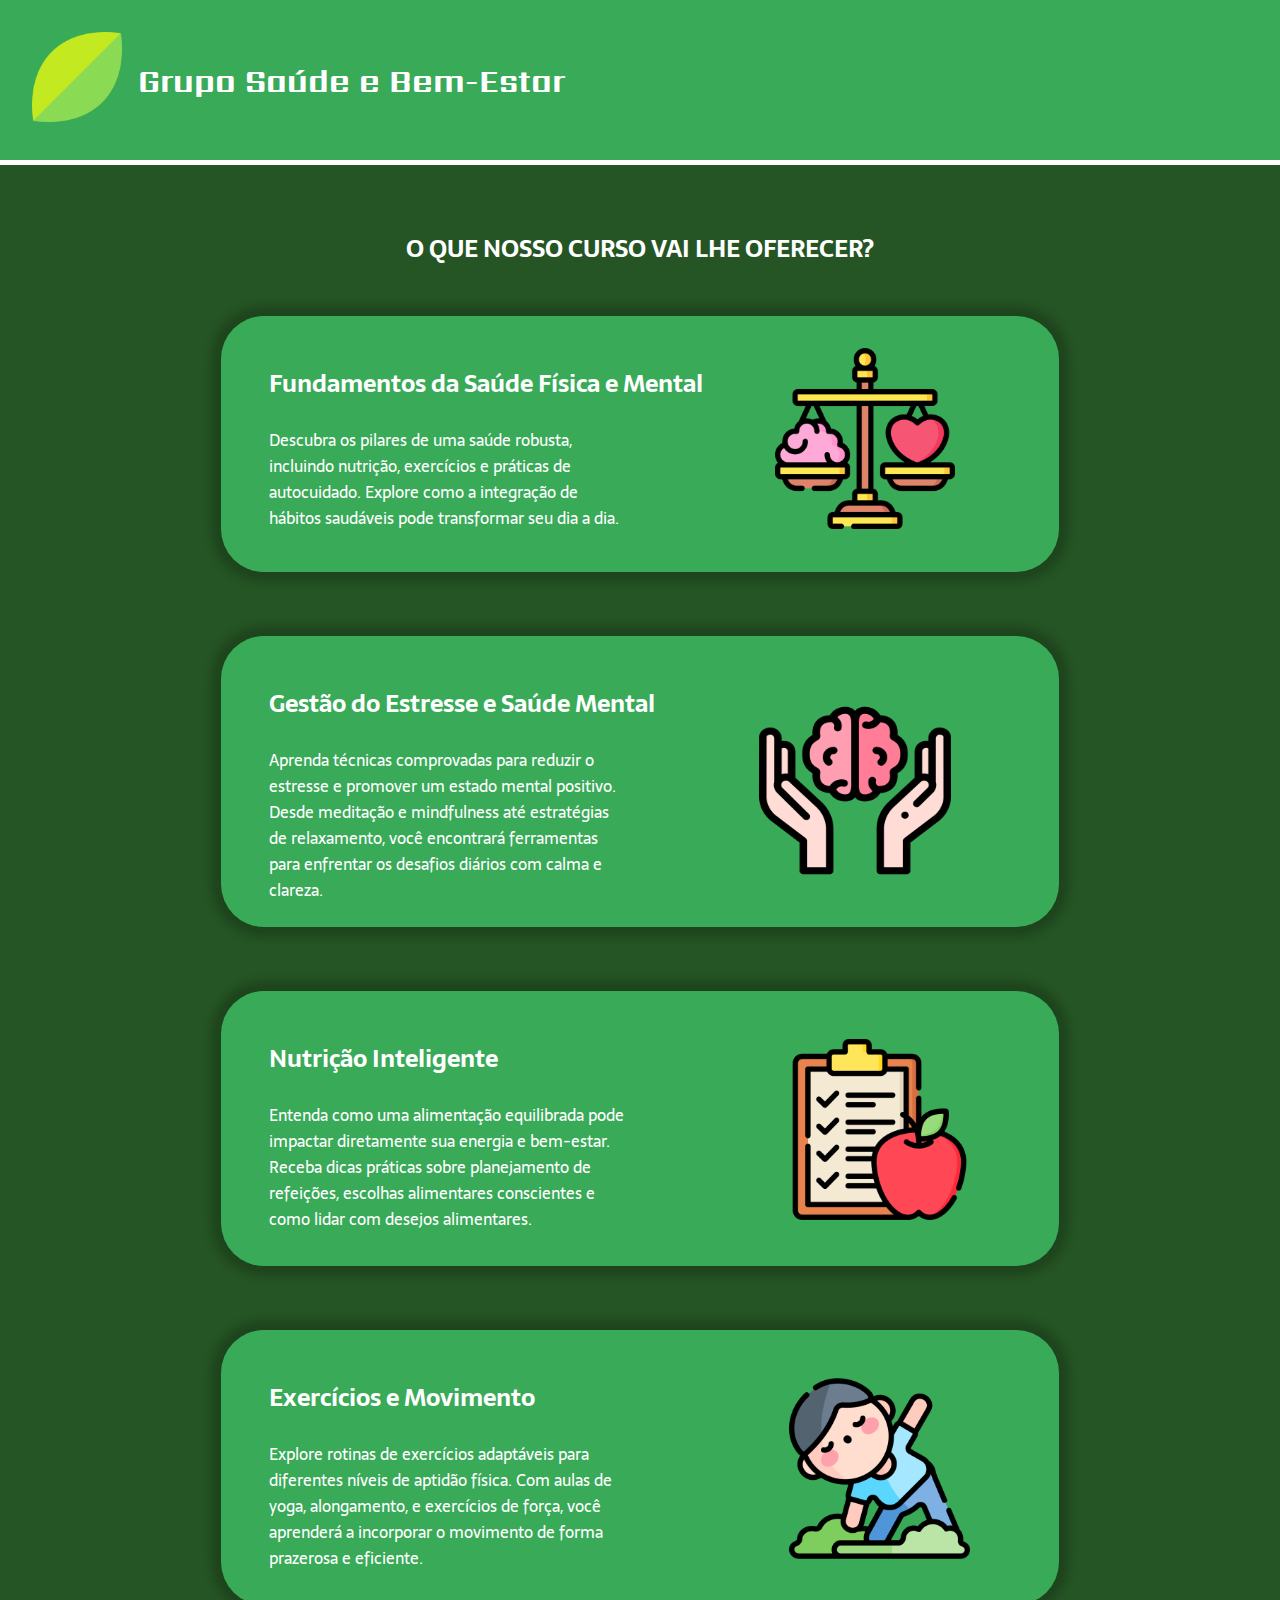
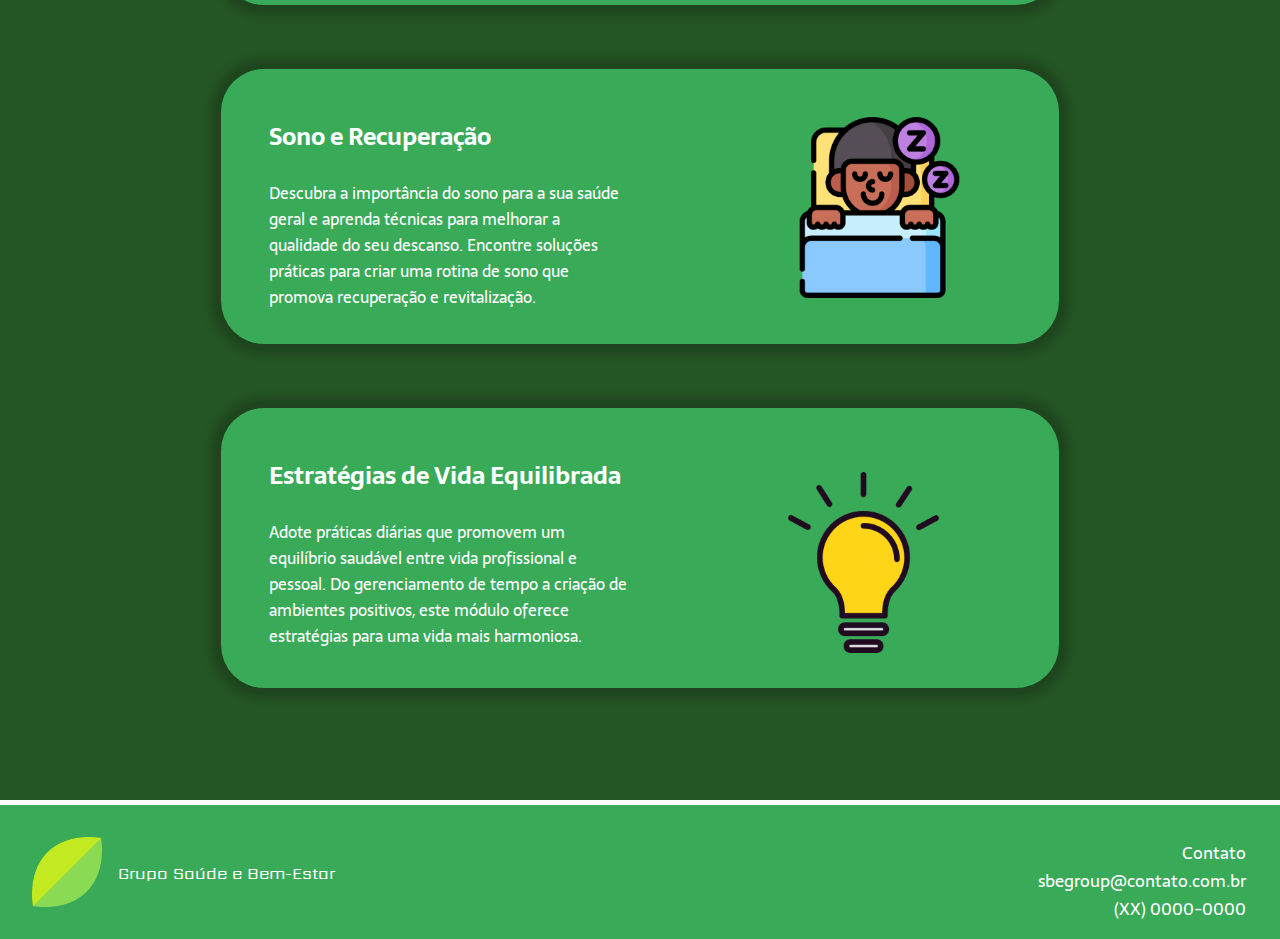
<file: page2.html>
<!DOCTYPE html>
<html lang="en">
<head>
    <link rel="preconnect" href="https://fonts.googleapis.com">
    <link rel="preconnect" href="https://fonts.gstatic.com" crossorigin>
    <link href="https://fonts.googleapis.com/css2?family=Sarala:wght@400;700&display=swap" rel="stylesheet">
    <link rel="preconnect" href="https://fonts.googleapis.com">
    <link rel="preconnect" href="https://fonts.gstatic.com" crossorigin>
    <link href="https://fonts.googleapis.com/css2?family=Sarpanch:wght@400;500;600;700;800;900&display=swap" rel="stylesheet">
    <meta charset="UTF-8">
    <meta name="viewport" content="width=device-width, initial-scale=1.0">
    <link rel="stylesheet" href="main.css">
    <link rel="stylesheet" href="mobile.css">
    <title>PAGE 2</title>
</head>
<body>
    <header>
        <a href="index.html"><div id="logo_header"></div></a>
        <h1>Grupo Saúde e Bem-Estar</h1>
    </header>
    <main>
        <section id="main_sec_page2">
            <h2 id="titulo_sec_page2">O QUE NOSSO CURSO VAI LHE OFERECER?</h2>
            <section id="sessao1">
                <div class="texto_section">
                    <h2 class="titulo_section">Fundamentos da Saúde Física e Mental</h2>
                    <p class="texto_page2">Descubra os pilares de uma saúde robusta, incluindo nutrição, exercícios e práticas de autocuidado. Explore como a integração de hábitos saudáveis pode transformar seu dia a dia.</p>
                </div>
                <figure id="balanca">
                    <img src = "balanca.png" width = 180 height = 181>
                </figure>
            </section>
            <section id="sessao2">
                <div class="texto_section">
                    <h2 class="titulo_section">Gestão do Estresse e Saúde Mental</h2>
                    <p class="texto_page2">Aprenda técnicas comprovadas para reduzir o estresse e promover um estado mental positivo. Desde meditação e mindfulness até estratégias de relaxamento, você encontrará ferramentas para enfrentar os desafios diários com calma e clareza.</p>
                </div>
                <figure id="saude-mental">
                    <img src = "saude-mental.png" width = 192 height = 181>
                </figure>
            </section>
            <section id="sessao3">
                <div class="texto_section">
                    <h2 class="titulo_section">Nutrição Inteligente</h2>
                    <p class="texto_page2">Entenda como uma alimentação equilibrada pode impactar diretamente sua energia e bem-estar. Receba dicas práticas sobre planejamento de refeições, escolhas alimentares conscientes e como lidar com desejos alimentares.</p>
                </div>
                <figure id="plano">
                    <img src = "plano.png" width = 181 height = 181>
                </figure>
            </section>
            <section id="sessao4">
                <div class="texto_section">
                    <h2 class="titulo_section">Exercícios e Movimento</h2>
                    <p class="texto_page2">Explore rotinas de exercícios adaptáveis para diferentes níveis de aptidão física. Com aulas de yoga, alongamento, e exercícios de força, você aprenderá a incorporar o movimento de forma prazerosa e eficiente.</p>
                </div>
                <figure id="ioga">
                    <img src = "ioga.png" width = 181 height = 181>
                </figure>
            </section>
            <section id="sessao5">
                <div class="texto_section">
                    <h2 class="titulo_section">Sono e Recuperação</h2>
                    <p class="texto_page2">Descubra a importância do sono para a sua saúde geral e aprenda técnicas para melhorar a qualidade do seu descanso. Encontre soluções práticas para criar uma rotina de sono que promova recuperação e revitalização.</p>
                </div>
                <figure id="sono">
                    <img src = "sono-suficiente.png" width = 181 height = 181>
                </figure>
            </section>
            <section id="sessao6">
                <div class="texto_section">
                    <h2 class="titulo_section">Estratégias de Vida Equilibrada</h2>
                    <p class="texto_page2">Adote práticas diárias que promovem um equilíbrio saudável entre vida profissional e pessoal. Do gerenciamento de tempo a criação de ambientes positivos, este módulo oferece estratégias para uma vida mais harmoniosa.</p>
                </div>
                <figure id="lampada">
                    <img src = "lampada.png" width = 181 height = 181>
                </figure>
            </section>
        </section>
    </main>
    <footer>
        <div>
            <div id="logo_footer"></div>
            <p id="nome_grupo">Grupo Saúde e Bem-Estar</p>
        </div>
        <p id="contato">
            Contato<br>sbegroup@contato.com.br<br>(XX) 0000-0000
        </p>
    </footer>
</body>
</html>
</file>
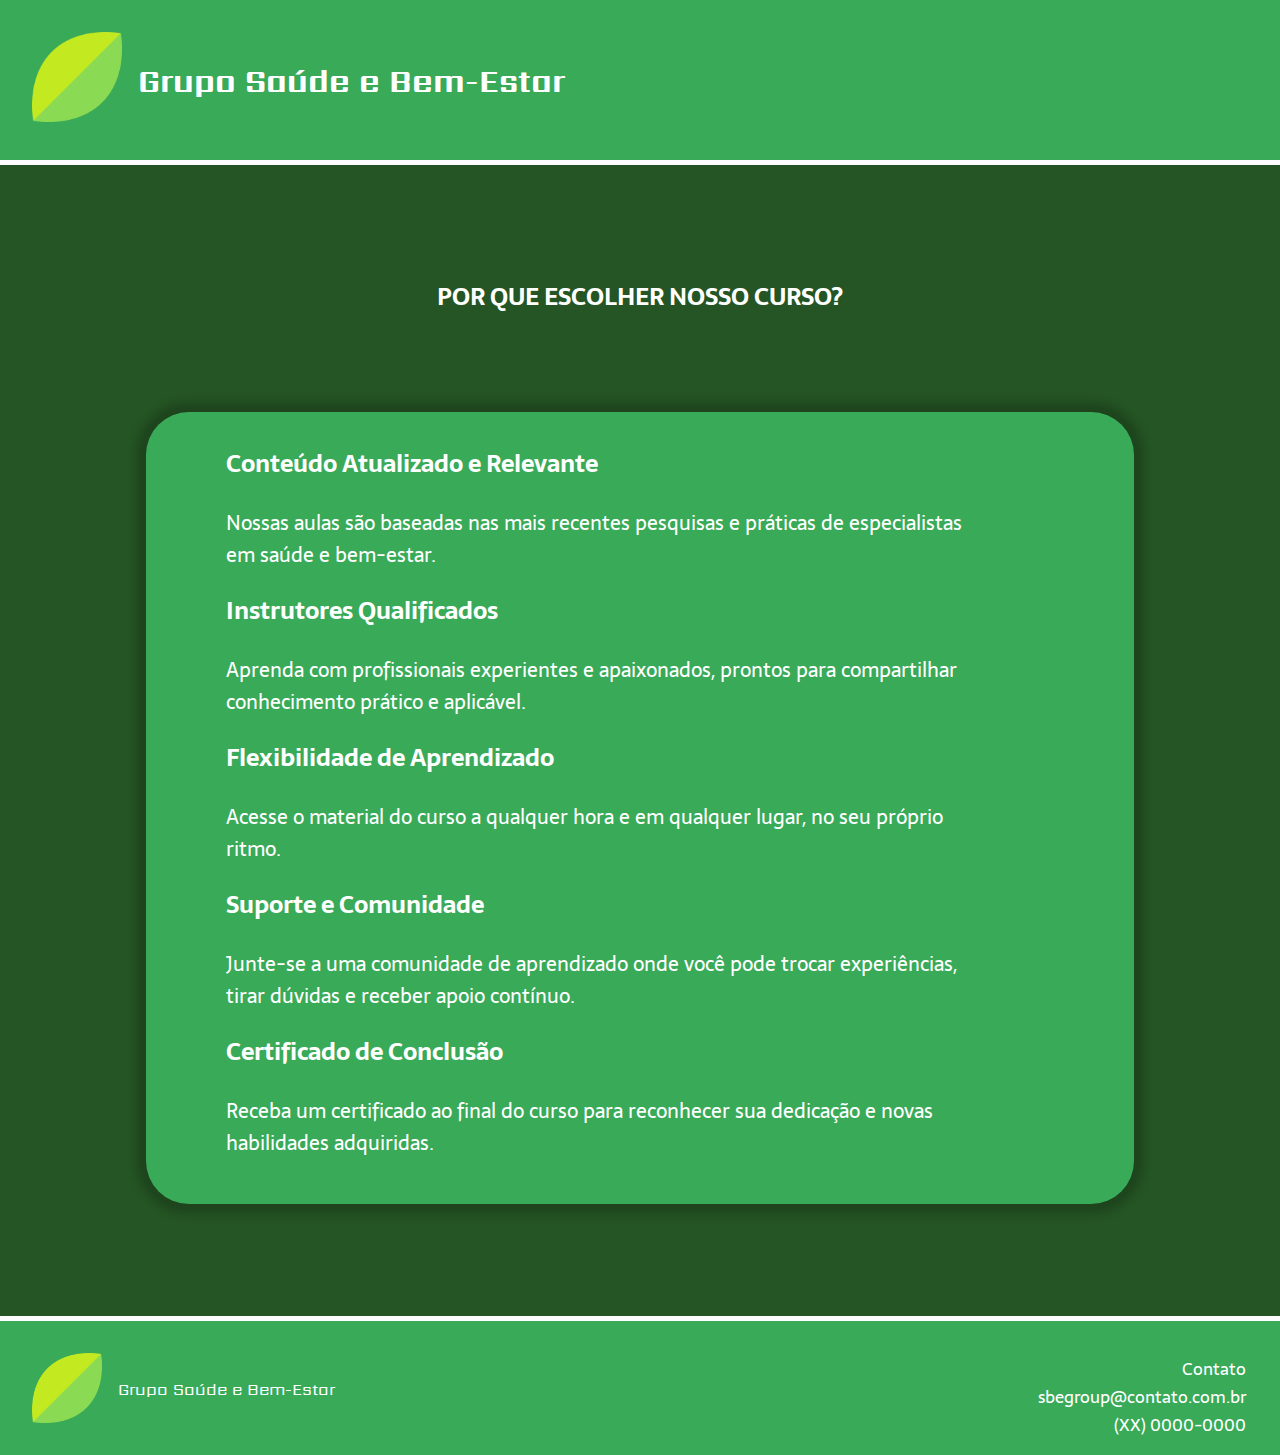
<file: page3.html>
<!DOCTYPE html>
<html lang="en">
<head>
    <link rel="preconnect" href="https://fonts.googleapis.com">
    <link rel="preconnect" href="https://fonts.gstatic.com" crossorigin>
    <link href="https://fonts.googleapis.com/css2?family=Sarala:wght@400;700&display=swap" rel="stylesheet">
    <link rel="preconnect" href="https://fonts.googleapis.com">
    <link rel="preconnect" href="https://fonts.gstatic.com" crossorigin>
    <link href="https://fonts.googleapis.com/css2?family=Sarpanch:wght@400;500;600;700;800;900&display=swap" rel="stylesheet">
    <meta charset="UTF-8">
    <meta name="viewport" content="width=device-width, initial-scale=1.0">
    <link rel="stylesheet" href="main.css">
    <link rel="stylesheet" href="mobile.css">
    <title>PAGE 3</title>
</head>
<body>
    <header>
        <a href="index.html"><div id="logo_header"></div></a>
        <h1>Grupo Saúde e Bem-Estar</h1>
    </header>
    <main>
        <section>
            <h2 id="titulo_sec_page3">POR QUE ESCOLHER NOSSO CURSO?</h2>
            <div id="container_page3">
                <section>
                    <h2>Conteúdo Atualizado e Relevante</h2>
                    <p>Nossas aulas são baseadas nas mais recentes pesquisas e práticas de especialistas em saúde e bem-estar.</p>
                    <h2>Instrutores Qualificados</h2>
                    <p>Aprenda com profissionais experientes e apaixonados, prontos para compartilhar conhecimento prático e aplicável.</p>
                    <h2>Flexibilidade de Aprendizado</h2>
                    <p>Acesse o material do curso a qualquer hora e em qualquer lugar, no seu próprio ritmo.</p>
                    <h2>Suporte e Comunidade</h2>
                    <p>Junte-se a uma comunidade de aprendizado onde você pode trocar experiências, tirar dúvidas e receber apoio contínuo.</p>
                    <h2>Certificado de Conclusão</h2>
                    <p>Receba um certificado ao final do curso para reconhecer sua dedicação e novas habilidades adquiridas.</p>
                </section>
            </div>
        </section>
    </main>
    <footer>
        <div>
            <div id="logo_footer"></div>
            <p id="nome_grupo">Grupo Saúde e Bem-Estar</p>
        </div>
        <p id="contato">
            Contato<br>sbegroup@contato.com.br<br>(XX) 0000-0000
        </p>
    </footer>
</body>
</html>
</file>
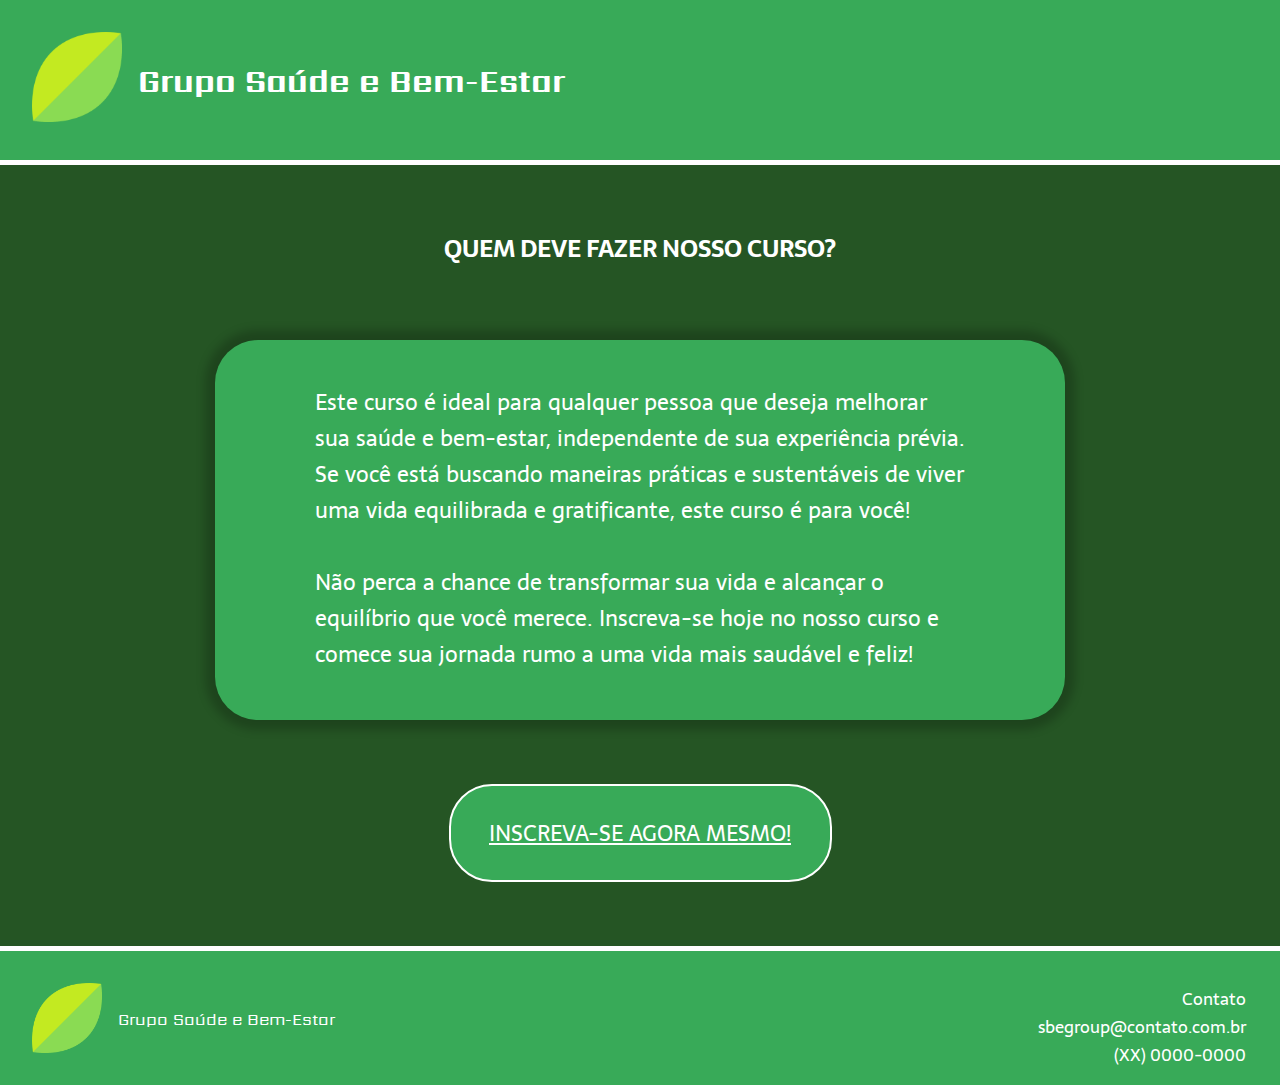
<file: page4.html>
<!DOCTYPE html>
<html lang="en">
<head>
    <link rel="preconnect" href="https://fonts.googleapis.com">
    <link rel="preconnect" href="https://fonts.gstatic.com" crossorigin>
    <link href="https://fonts.googleapis.com/css2?family=Sarala:wght@400;700&display=swap" rel="stylesheet">
    <link rel="preconnect" href="https://fonts.googleapis.com">
    <link rel="preconnect" href="https://fonts.gstatic.com" crossorigin>
    <link href="https://fonts.googleapis.com/css2?family=Sarpanch:wght@400;500;600;700;800;900&display=swap" rel="stylesheet">
    <meta charset="UTF-8">
    <meta name="viewport" content="width=device-width, initial-scale=1.0">
    <link rel="stylesheet" href="main.css">
    <link rel="stylesheet" href="mobile.css">
    <title>PAGE 4</title>
</head>
<body>
    <header>
        <a href="index.html"><div id="logo_header"></div></a>
        <h1>Grupo Saúde e Bem-Estar</h1>
    </header>
    <main>
        <h2 id="titulo_page4">QUEM DEVE FAZER NOSSO CURSO?</h2>
        <div id="container_page4">
            <p>Este curso é ideal para qualquer pessoa que deseja melhorar sua saúde e bem-estar, independente de sua experiência prévia. Se você está buscando maneiras práticas e sustentáveis de viver uma vida equilibrada e gratificante, este curso é para você!<br><br>
            Não perca a chance de transformar sua vida e alcançar o equilíbrio que você merece. Inscreva-se hoje no nosso curso e comece sua jornada rumo a uma vida mais saudável e feliz!</p>
        </div>
        <a href="page5.html"> 
            <div id="button_page4">
                <button><p>INSCREVA-SE AGORA MESMO!</p></button>
            </div>
        </a>
    </main>
    <footer>
        <div>
            <div id="logo_footer"></div>
            <p id="nome_grupo">Grupo Saúde e Bem-Estar</p>
        </div>
        <p id="contato">
            Contato<br>sbegroup@contato.com.br<br>(XX) 0000-0000
        </p>
    </footer>
</body>
</html>
</file>
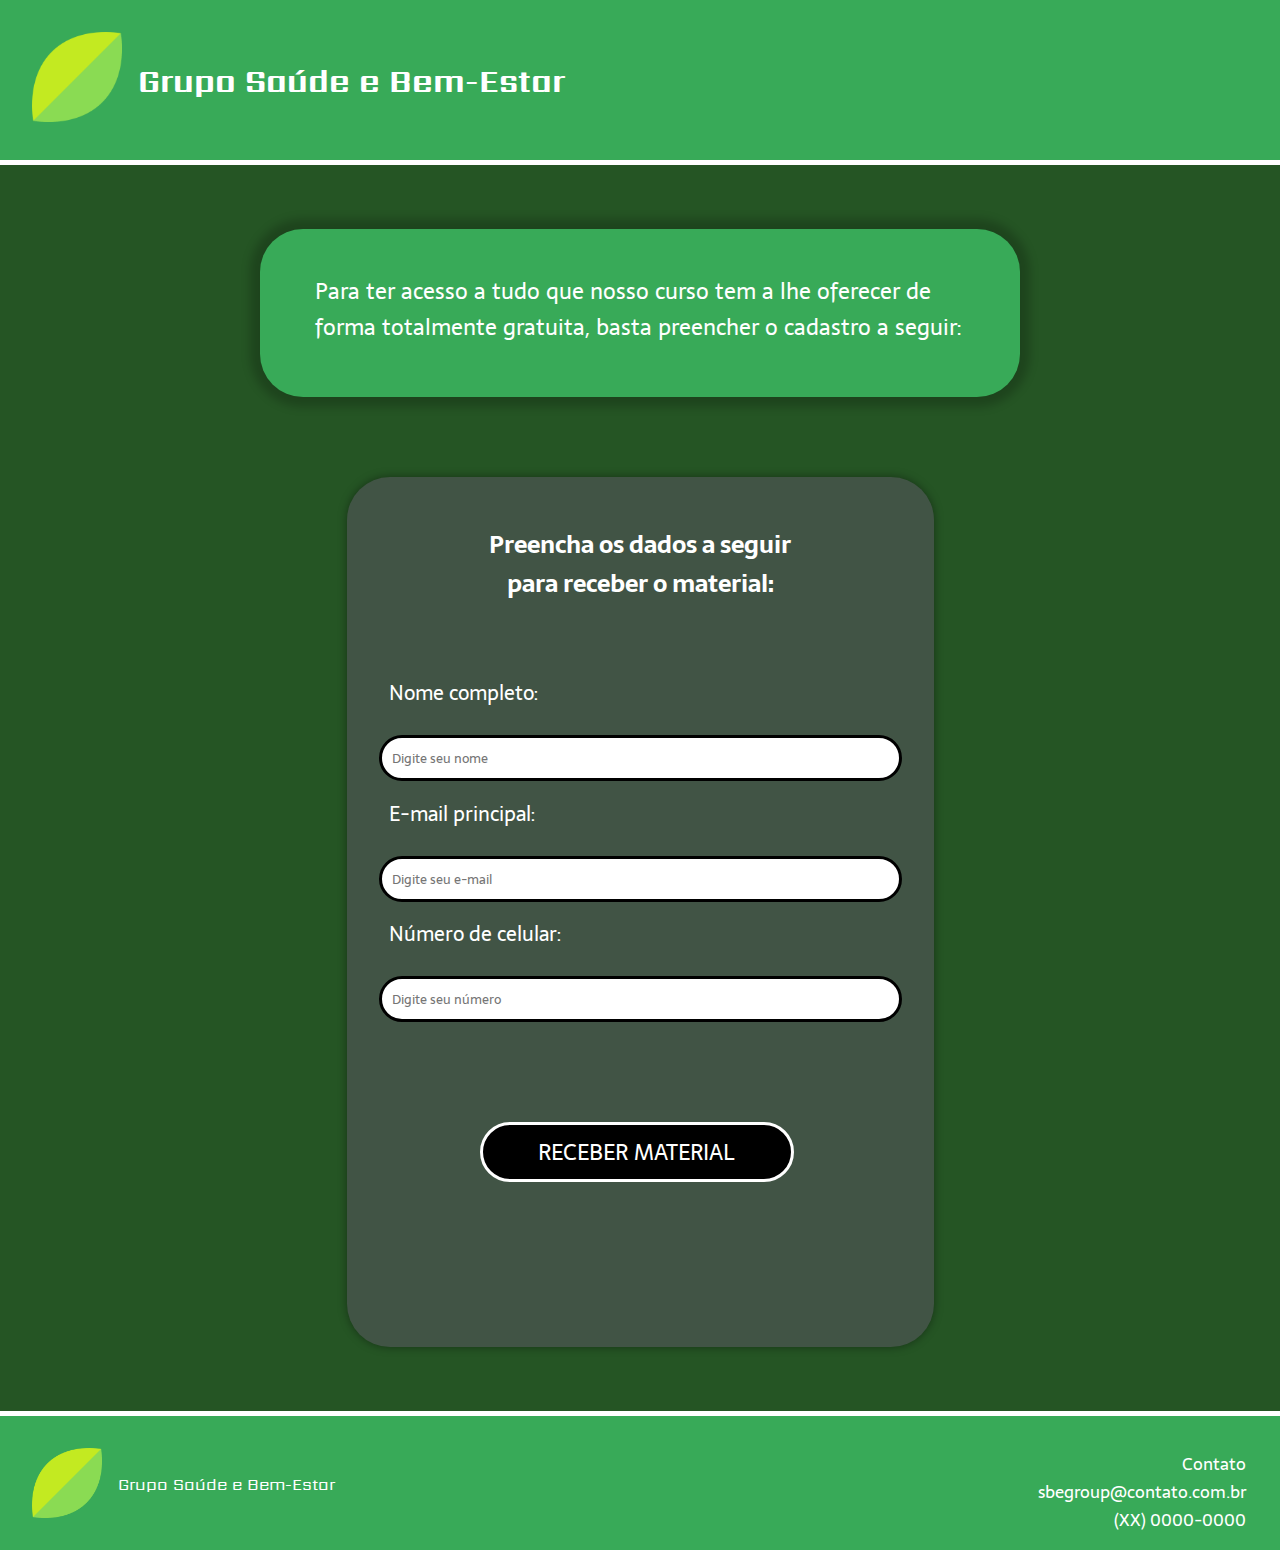
<file: page5.html>
<!DOCTYPE html>
<html lang="en">
<head>
    <link rel="preconnect" href="https://fonts.googleapis.com">
    <link rel="preconnect" href="https://fonts.gstatic.com" crossorigin>
    <link href="https://fonts.googleapis.com/css2?family=Sarala:wght@400;700&display=swap" rel="stylesheet">
    <link rel="preconnect" href="https://fonts.googleapis.com">
    <link rel="preconnect" href="https://fonts.gstatic.com" crossorigin>
    <link href="https://fonts.googleapis.com/css2?family=Sarpanch:wght@400;500;600;700;800;900&display=swap" rel="stylesheet">
    <meta charset="UTF-8">
    <meta name="viewport" content="width=device-width, initial-scale=1.0">
    <link rel="stylesheet" href="main.css">
    <link rel="stylesheet" href="mobile.css">
    <title>PAGE 4</title>
</head>
<body>
    <header>
        <a href="index.html"><div id="logo_header"></div></a>
        <h1>Grupo Saúde e Bem-Estar</h1>
    </header>
    <main>
        <div id="container_page5">
            <p>Para ter acesso a tudo que nosso curso tem a lhe oferecer de forma totalmente gratuita, basta preencher o cadastro a seguir:</p>
        </div>
        <section id="container_formulario">
            <h2><b>Preencha os dados a seguir para receber o material:</b></h2>
            <div>
                <label>Nome completo:</label><br>
                <input type="text" placeholder="Digite seu nome" id="nome"><br>
                <label>E-mail principal:</label><br>
                <input type="email" placeholder="Digite seu e-mail" id="email"><br>
                <label>Número de celular:</label><br>
                <input type="text" placeholder="Digite seu número" id="celular"><br>
            </div>
            <button id="enviar_formulario"><p>RECEBER MATERIAL</p></button>
        </section>
    </main>
    <footer>
        <div>
            <div id="logo_footer"></div>
            <p id="nome_grupo">Grupo Saúde e Bem-Estar</p>
        </div>
        <p id="contato">
            Contato<br>sbegroup@contato.com.br<br>(XX) 0000-0000
        </p>
    </footer>
    <script src = "page5.js"></script>
</body>
</html>
</file>
<file: main.css>
* {
    margin: 0;
    padding: 0;
    color: white;
    font-family: 'Sarala', 'Arial';
}



header {
    height: 10em;
    display: flex;
    gap: 1em;
    flex-wrap: wrap;
    border-bottom: 5px solid white;
    background-color: rgba(56, 170, 88, 1);
}

header h1 {
    margin-top: 1.8em;
    font-family: 'Sarpanch', 'Arial';
}

#logo_header {
    width: 90px;
    height: 90px;
    background-image: url(folha.png);
    background-size: cover;
    margin-top : 2em;
    margin-left: 2em;
}

footer {
    height: 8.4em;
    border-top: 5px solid white;
    background-color: rgba(56, 170, 88, 1);
    display: flex;
    justify-content: space-between;
    flex-wrap: wrap;
}

footer div {
    display: flex;
    gap: 1em;
}

#nome_grupo {
    margin-top: 3.3em;
    font-size: 17px;
    font-family: 'Sarpanch', 'Arial';
}

#logo_footer {
    width: 70px;
    height: 70px;
    background-image: url(folha.png);
    background-size: cover;
    margin-top: 2em;
    margin-left: 2em;
}

#contato {
    margin-top: 2em;
    margin-left: 2em;
    margin-right: 2em;
    font-size: 17px;
    text-align: right;
}

main {
    width: 100vw;
    display: flex;
    flex-direction: column;
    /* alinha na vertical */
    justify-content: center;
    align-items: center;
    padding-top: 4em;
    padding-bottom: 4em;
    background-color: rgba(37, 85, 36, 1);
}


#sessao_video {
    margin-top: 1em;
    margin-bottom: 5em;
}

#sessao_video h2 {
    text-align: center;
    margin-bottom: 3em;
}

video {
    box-shadow: 0px 0px 10px 8px rgba(0, 0, 0, 0.2);
}


#texto_main_index {
    width: 835px;
    height: 219px;
    box-shadow: 0px 0px 10px 10px rgba(0, 0, 0, 0.2);
    border-radius: 43px;
    background-color: rgba(56, 170, 88, 1);
    margin-bottom: 5em;

}

#texto_main_index p {
    max-width: 650px;
    margin: 0 auto;
    padding-top: 1.8em;
    font-size: 19px;
    text-align: left;
}

ol {
    display: flex;
    justify-content: space-around;
    flex-wrap: wrap;
    gap: 4em;
    padding-top: 6em;
    list-style-type: none;
    margin-bottom: 5em;
}

li p {
    font-size: 19px;
    text-align: center;
    padding-top: 0.5em;
}

#cerebro {
    width: 200px;
    height: 200px;
    background-image: url(cerebro.png);
    background-size: cover;
}

#questao {
    width: 200px;
    height: 200px;
    background-image: url(questao.png);
    background-size: cover;
}

#alvo {
    width: 200px;
    height: 200px;
    background-image: url(alvo.png);
    background-size: cover;
}

#livros {
    width: 200px;
    height: 200px;
    background-image: url(pilha-de-livros.png);
    background-size: cover;
}




/* PAGINA 2 */





#titulo_sec_page2 {
    text-align: center;
}

#sessao1, #sessao2, #sessao3, #sessao4, #sessao5, #sessao6 {
    width: 838px;
    display: flex;
    box-shadow: 0px 0px 10px 10px rgba(0, 0, 0, 0.2);
    border-radius: 43px;
    background-color: rgba(56, 170, 88, 1);
}

#sessao1 {
    margin-top: 3em;
    height: 256px;
    gap: 3em;
}

.texto_section h2 {
    margin: 2em 1em 1em 2em;
}

.texto_section p {
    margin: 1em 1em 1em 3em;
    max-width: 360px;
    text-align: left;
}

#balanca {
    margin-top: 2em;
}

#sessao2 {
    margin-top: 4em;
    height: 291px;
    gap: 5em;
}

#saude-mental {
    margin-top: 4em;
}

#sessao3 {
    margin-top: 4em;
    height: 275px;
    gap: 9em;
}

#plano {
    margin-top: 3em;
}

#sessao4 {
    margin-top: 4em;
    height: 275px;
    gap: 9em;
}

#ioga {
    margin-top: 3em;
}

#sessao5 {
    margin-top: 4em;
    height: 275px;
    gap: 9em;
}

#sono {
    margin-top: 3em;
}

#sessao6 {
    margin-top: 4em;
    margin-bottom: 3em;
    height: 280px;
    gap: 8em;
}

#lampada {
    margin-top: 4em;
}




/* PAGINA 3 */



#container_page3 {
    width: 988px;
    height: 792px;
    margin-bottom: 3em;
    box-shadow: 0px 0px 10px 10px rgba(0, 0, 0, 0.2);
    border-radius: 43px;
    background-color: rgba(56, 170, 88, 1);
}

#titulo_sec_page3 {
    text-align: center;
    margin-top: 2em;
    margin-bottom: 4em;
}

#container_page3 section {
    max-width: 750px;
    padding-top: 2em;
    margin-left: 5em;
}

#container_page3 section p {
    font-size: 20px;
    text-align: left;
    margin-bottom: 1em;
}

section h2 {
    margin-bottom: 1em;
}



/* PAGINA 4 */


#titulo_page4 {
    text-align: center;
    margin-bottom: 3em;
}

#container_page4 {
    width: 850px;
    height: 380px;
    box-shadow: 0px 0px 10px 10px rgba(0, 0, 0, 0.2);
    border-radius: 43px;
    background-color: rgba(56, 170, 88, 1);
}


#container_page4 p {
    font-size: 22px;
    text-align: left;
    max-width: 650px;
    margin: 0 auto;
    padding-top: 2em;
}

#button_page4 button{
    cursor: pointer;
    width: 383px;
    height: 98px;
    border: 2px solid white;
    border-radius: 43px;
    background-color: rgba(56, 170, 88, 1);
}

#button_page4 button:hover {
    background-color: rgba(66, 255, 119, 1);
    transition: background-color 1s;
}

#button_page4 button p {
    font-size: 22px;
    text-decoration: underline;
}

#button_page4 {
    padding-top: 4em;
}



/* PAGINA 5 */


#container_page5 {
    width: 760px;
    height: 168px;
    box-shadow: 0px 0px 10px 10px rgba(0, 0, 0, 0.2);
    border-radius: 43px;
    background-color: rgba(56, 170, 88, 1);
    margin-bottom: 5em;;
}

#container_page5 p {
    font-size: 22px;
    text-align: left;
    max-width: 650px;
    margin: 0 auto;
    padding-top: 2em;
}

#container_formulario {
    width: 587px;
    height: 870px;
    box-shadow: 0px 0px 10px rgba(0, 0, 0, 0.4);
    border-radius: 43px;
    background-color: rgba(65, 84, 69, 1);
    margin: 0 auto;
}

#container_formulario h2 {
    max-width: 350px;
    margin: 0 auto;
    text-align: center;
    padding-top: 2em;
}

#container_formulario div {
    margin-top: 4em;
    margin-left: 2em;
}

input {
    color: black;
    width: 507px;
    height: 40px;
    border: 3px solid black;
    border-radius: 43px;
    padding-left: 10px;
    margin-bottom: 0.5em;
}

label {
    display: block;
    font-size: 20px;
    margin-left: 0.5em;
    padding-top: 0.5em;
}

#enviar_formulario {
    width: 314px;
    height: 60px;
    margin-top: 7em;
    margin-left: 10em;
    border: 3px solid white; 
    border-radius: 43px;
    background-color: black;
    cursor: pointer;
}

#enviar_formulario p {
    font-size: 22px;
}
</file>
<file: mobile.css>
@media screen and (max-width:600px) {

    header {
        height: 93px;
    }
    
    header h1 {
        font-size: 16px;
        margin-top: 2.5em;
    }

    #logo_header {
        width: 51px;
        height: 50px;
        margin-top : 1.5em;
        margin-left: 1em;
    }

    footer {
        height: 93px;
    }
    
    footer div {
        gap: 0.5em;
    }

    #logo_footer {
        width: 40px;
        height: 40px;
        margin-left: 1em;
    }
    
    #nome_grupo {
        font-size: 10px;
        max-width: 70px;
        margin-top: 3.5em;
    }
    
    #contato {
        font-size: 10px;
        margin-top: 2.5em;
        margin-left: 1em;
        margin-right: 1em;
    }

    #sessao_video {
        margin-bottom: 3em;
    }

    #sessao_video h2 {
        font-size: 16px;
    }

    #container_video {
        max-width: 300px;
        max-height: 300px;
        margin: 0 auto;
    }

    #video_div video {
        width: 100%;
        height: 55%;

    }


    #texto_main_index {
        width: 307px;
        height: 205px;
        margin-bottom: 3em;
    }

    #texto_main_index p {
        font-size: 12px;
        max-width: 250px;
        margin-left: 3em;
    }

    ol {
        flex-wrap: none;
        gap: 1.5em;
        padding-top: 2em;
    }
    
    li p {
        font-size: 14px;
        text-align: center;
        padding-top: 0.5em;
        max-width: 140px;
    }
    
    #cerebro {
        width: 95px;
        height: 95px;
        margin-left: 1em;
    }
    
    #questao {
        width: 95px;
        height: 95px;
        margin-left: 2em;
    } 
    
    #alvo {
        width: 95px;
        height: 95px;
        margin-left: 1.5em;
    }
    
    #livros {
        width: 95px;
        height: 95px;
        margin-left: 1em;
    }
    


    /* PAGINA 2 */


    #balanca, #saude-mental, #plano, #ioga, #sono, #lampada {
        display: none;
    }

    #sessao1, #sessao2, #sessao3, #sessao4, #sessao5, #sessao6 {
        width: 307px;
    }

    #titulo_sec_page2 {
        font-size: 15px;
    }
    
    #sessao1 {
        height: 160px;
    }
    
    .texto_section h2 {
        font-size: 13px;
        margin-top: 2em;
        margin-right: 2em;
        text-align: center;
    }
    
    .texto_section p {
        font-size: 11px;
        margin-top: 1em;
        margin-right: 2em;
    }
    
    #sessao2 {
        margin-top: 4em;
        height: 177px;
    }
    
    #sessao3 {
        margin-top: 4em;
        height: 169px;
    }
    
    #sessao4 {
        margin-top: 4em;
        height: 175px;
    }
    
    #sessao5 {
        margin-top: 4em;
        height: 179px;
    }
    
    #sessao6 {
        margin-top: 4em;
        height: 179px;
    }




    /* PAGINA 3 */

    #titulo_sec_page3 {
        font-size: 15px;
        margin-top: 0;
        margin-bottom: 4em;
    }

    #container_page3 {
        width: 280px;
        height: 680px;
        margin-bottom: 1em;
    }
    
    #container_page3 section {
        max-width: 180px;
        padding-top: 2em;
        margin: 0 auto;
    }
    
    #container_page3 section p {
        font-size: 11px;
        text-align: left;
        margin-bottom: 2em;
    }
    
    #container_page3 section h2 {
        max-width: 280px;
        font-size: 13px;
        text-align: center;
        margin-bottom: 1em;
    }

    /* PAGINA 4 */


    #titulo_page4 {
        font-size: 15px;
    }

    #container_page4 {
        width: 280px;
        height: 350px;
        margin: 0 auto;
    }


    #container_page4 p {
        font-size: 12px;
        max-width: 190px;
        margin: 0 auto;
    }

    #button_page4 button{
        width: 200px;
        height: 50px;
    }

    #button_page4 button p {
        font-size: 12px;
    }

    

    /* PAGINA 5 */


    #container_page5 {
        width: 307px;
        height: 130px;
        margin: 0 auto;
        margin-bottom: 3em;
    }
    
    #container_page5 p {
        font-size: 13px;
        max-width: 230px;
        margin: 0 auto;
        padding-top: 1.5em;
    }
    
    #container_formulario {
        width: 307px;
        height: 570px;
        margin: 0 auto;
    }
    
    #container_formulario h2 {
        max-width: 180px;
        margin: 0 auto;
        font-size: 13px;
        text-align: center;
        padding-top: 2em;
    }
    
    #container_formulario div {
        margin-top: 2em;
        margin-left: 1.5em;
    }
    
    input {
        width: 248px;
        height: 35px;
        margin-bottom: 0;
    }
    
    label {
        font-size: 13px;
        margin-left: 0.5em;
        padding-top: 2em;
    }
    
    #enviar_formulario {
        width: 160px;
        height: 40px;
        margin-top: 3em;
        margin-left: 5.5em;
    }
    
    #enviar_formulario p {
        font-size: 13px;
    }
}
</file>
